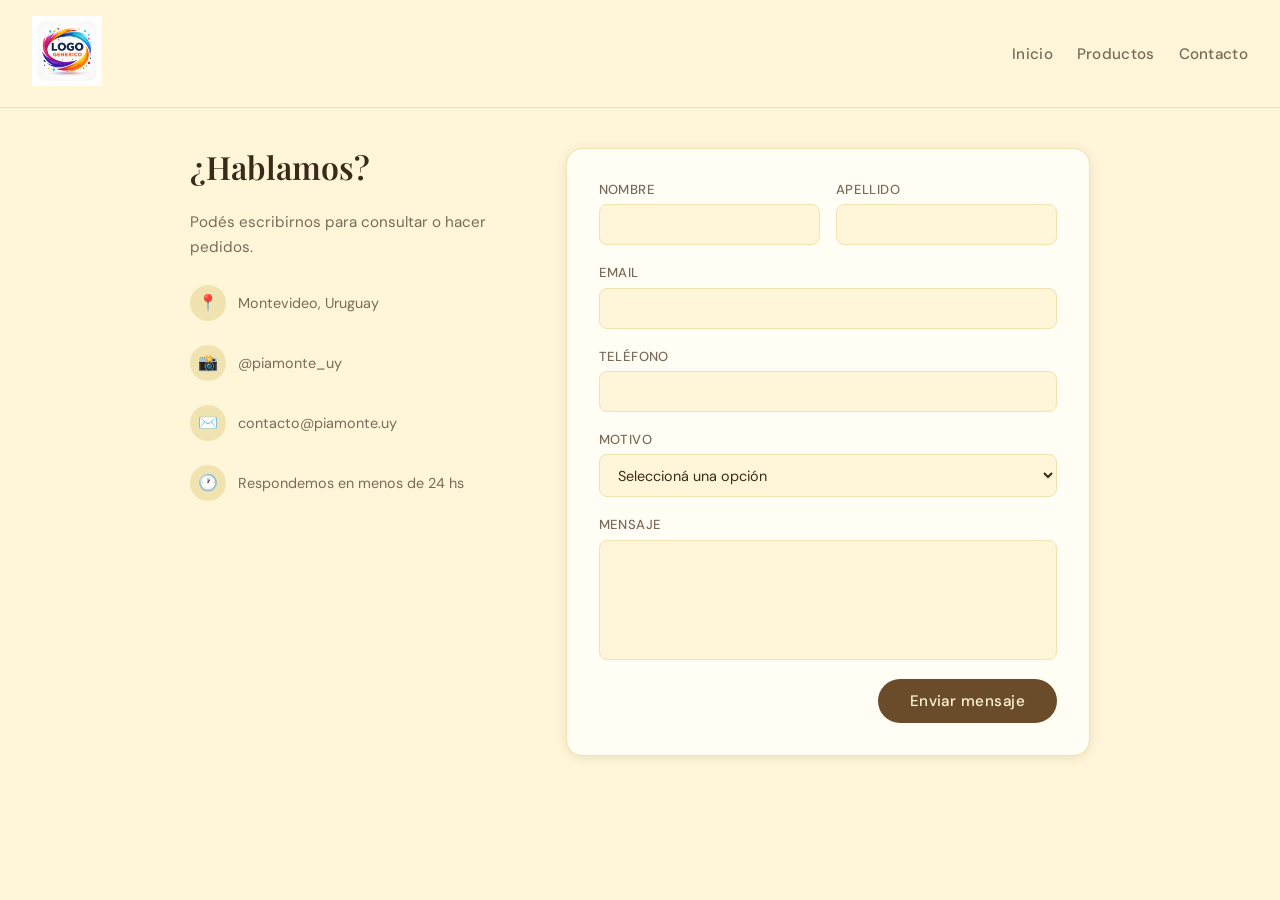
<file: int/contacto.html>
<!DOCTYPE html>
<html lang="es">
<head>
    <meta charset="UTF-8">
    <meta name="viewport" content="width=device-width, initial-scale=1.0">
    <title>Contacto</title>

    <link rel="preconnect" href="https://fonts.googleapis.com">
    <link href="https://fonts.googleapis.com/css2?family=Playfair+Display:ital,wght@0,400;0,600;1,400&family=DM+Sans:wght@300;400;500&display=swap" rel="stylesheet">
    <link rel="stylesheet" href="../style.css">

    <style>
        .contacto-wrapper {
            display: grid;
            grid-template-columns: 1fr 1.6fr;
            gap: 3rem;
            max-width: 900px;
            width: 100%;
            margin: 0 auto;
        }

        .contacto-info {
            display: flex;
            flex-direction: column;
            gap: 1.5rem;
        }

        .contacto-info h1 {
            font-family: 'Playfair Display', serif;
            font-size: 2rem;
            font-weight: 600;
            color: var(--texto);
            line-height: 1.2;
        }

        .contacto-info p {
            font-size: 0.95rem;
            color: var(--texto-suave);
            line-height: 1.65;
        }

        .contacto-dato {
            display: flex;
            align-items: center;
            gap: 0.75rem;
            font-size: 0.9rem;
            color: var(--texto-suave);
        }

        .contacto-dato .icono {
            width: 36px;
            height: 36px;
            background: var(--crema-dark);
            border-radius: 50%;
            display: flex;
            align-items: center;
            justify-content: center;
            font-size: 1rem;
        }

        .contacto-form {
            background: #fffdf4;
            border: 1px solid var(--crema-dark);
            border-radius: 16px;
            padding: 2rem;
            display: flex;
            flex-direction: column;
            gap: 1.2rem;
            box-shadow: 0 2px 12px var(--sombra);
        }

        .form-grupo {
            display: flex;
            flex-direction: column;
            gap: 0.4rem;
        }

        .form-grupo label {
            font-size: 0.82rem;
            font-weight: 500;
            color: var(--texto-suave);
            text-transform: uppercase;
        }

        .form-grupo input,
        .form-grupo select,
        .form-grupo textarea {
            padding: 0.65rem 0.9rem;
            border: 1.5px solid var(--crema-dark);
            border-radius: 8px;
            background: var(--crema);
            font-size: 0.9rem;
        }

        .form-grupo textarea {
            min-height: 120px;
        }

        .form-fila {
            display: grid;
            grid-template-columns: 1fr 1fr;
            gap: 1rem;
        }

        .form-btn {
            padding: 0.75rem 2rem;
            background: var(--marron);
            color: var(--crema);
            border: none;
            border-radius: 999px;
            cursor: pointer;
            align-self: flex-end;
        }

        @media (max-width: 700px) {
            .contacto-wrapper {
                grid-template-columns: 1fr;
            }

            .form-fila {
                grid-template-columns: 1fr;
            }

            .form-btn {
                width: 100%;
            }
        }
    </style>
</head>

<body>

<header>
    <div class="logo">
        <img src="../info/logo.png" alt="Logo">
    </div>

    <nav>
        <ul>
            <li><a href="../index.html">Inicio</a></li>
            <li><a href="productos.html">Productos</a></li>
            <li><a href="contacto.html">Contacto</a></li>
        </ul>
    </nav>
</header>

<main>
    <div class="contacto-wrapper">

        <!-- Info -->
        <div class="contacto-info">
            <h1>¿Hablamos?</h1>
            <p>Podés escribirnos para consultar o hacer pedidos.</p>

            <div class="contacto-dato"><span class="icono">📍</span>Montevideo, Uruguay</div>
            <div class="contacto-dato"><span class="icono">📸</span>@piamonte_uy</div>
            <div class="contacto-dato"><span class="icono">✉️</span>contacto@piamonte.uy</div>
            <div class="contacto-dato"><span class="icono">🕐</span>Respondemos en menos de 24 hs</div>
        </div>

        <!-- FORMULARIO -->
        <form class="contacto-form" action="https://formsubmit.co/TU_CORREO@gmail.com" method="POST">

            <input type="hidden" name="_captcha" value="false">
            <input type="hidden" name="_next" value="gracias.html">

            <div class="form-fila">
                <div class="form-grupo">
                    <label>Nombre</label>
                    <input type="text" name="nombre" required>
                </div>

                <div class="form-grupo">
                    <label>Apellido</label>
                    <input type="text" name="apellido" required>
                </div>
            </div>

            <div class="form-grupo">
                <label>Email</label>
                <input type="email" name="email" required>
            </div>

            <div class="form-grupo">
                <label>Teléfono</label>
                <input type="tel" name="telefono">
            </div>

            <div class="form-grupo">
                <label>Motivo</label>
                <select name="motivo" required>
                    <option value="">Seleccioná una opción</option>
                    <option>Consulta</option>
                    <option>Pedido</option>
                    <option>Mayorista</option>
                </select>
            </div>

            <div class="form-grupo">
                <label>Mensaje</label>
                <textarea name="mensaje" required></textarea>
            </div>

            <button type="submit" class="form-btn">Enviar mensaje</button>
        </form>

    </div>
</main>

</body>
</html>
</file>
<file: style.css>
/* ─── Variables ─────────────────────────────────── */
:root {
    --crema:      #fff5d8;
    --crema-dark: #f0e3b0;
    --marron:     #6b4c2a;
    --marron-light: #9a7248;
    --texto:      #3a2a1a;
    --texto-suave:#7a6a5a;
    --sombra:     rgba(80, 50, 20, 0.10);
    --radio:      14px;
}

/* ─── Reset ─────────────────────────────────────── */
* {
    margin: 0;
    padding: 0;
    box-sizing: border-box;
}

body {
    background-color: var(--crema);
    font-family: 'DM Sans', sans-serif;
    color: var(--texto);
    min-height: 100vh;
}

/* ─── Header ─────────────────────────────────────── */
header {
    background-color: var(--crema);
    padding: 1rem 2rem;
    display: flex;
    align-items: center;
    justify-content: space-between;
    border-bottom: 1px solid var(--crema-dark);
    position: sticky;
    top: 0;
    z-index: 100;
}

.logo img {
    height: 70px;
}

.buscardor input[type="text"] {
    padding: 0.5rem 1rem;
    border: 1.5px solid var(--crema-dark);
    border-radius: 999px;
    background: white;
    font-family: inherit;
    font-size: 0.9rem;
    color: var(--texto);
    outline: none;
    transition: border-color 0.2s;
    width: 220px;
}

.buscardor input[type="text"]:focus {
    border-color: var(--marron-light);
}

nav ul {
    display: flex;
    list-style: none;
    gap: 1.5rem;
}

nav ul li a {
    text-decoration: none;
    color: var(--texto-suave);
    font-size: 0.95rem;
    font-weight: 500;
    letter-spacing: 0.02em;
    transition: color 0.2s;
}

nav ul li a:hover {
    color: var(--marron);
}

/* ─── Main / Grid ────────────────────────────────── */
main {
    padding: 2.5rem 2rem;
    max-width: 1200px;
    margin: 0 auto;
    display: flex;
    flex-direction: column;
    align-items: center;
}

.productos-grid {
    display: grid;
    grid-template-columns: repeat(auto-fit, minmax(280px, 1fr));
    gap: 2rem;
    place-items: center;
    max-width: 1000px;
    margin: 0 auto;
    width: 100%;
}

/* ─── Card ───────────────────────────────────────── */
.card {
    background: #fffdf4;
    border-radius: var(--radio);
    box-shadow: 0 2px 12px var(--sombra);
    overflow: hidden;
    display: flex;
    flex-direction: column;
    transition: transform 0.25s ease, box-shadow 0.25s ease;
    border: 1px solid var(--crema-dark);
    width: 100%;
}

.card:hover {
    transform: translateY(-4px);
    box-shadow: 0 8px 28px rgba(80, 50, 20, 0.15);
}

main .sobrenosotros {
    text-align: center;
    max-width: 800px;
    margin: 0 auto 2rem;
    color: var(--texto-suave);
}

/* ─── Carrusel ───────────────────────────────────── */
.card-imagenes {
    position: relative;
    width: 100%;
    aspect-ratio: 1 / 1;
    overflow: hidden;
    background: var(--crema-dark);
}

.carrusel {
    width: 100%;
    height: 100%;
    position: relative;
}

.carrusel img {
    position: absolute;
    inset: 0;
    width: 100%;
    height: 100%;
    object-fit: cover;
    opacity: 0;
    transition: opacity 0.4s ease;
}

.carrusel img.activa {
    opacity: 1;
}

/* Botones prev/next */
.carrusel-btn {
    position: absolute;
    top: 50%;
    transform: translateY(-50%);
    background: rgba(255, 245, 216, 0.85);
    border: none;
    border-radius: 50%;
    width: 32px;
    height: 32px;
    font-size: 1.2rem;
    color: var(--marron);
    cursor: pointer;
    z-index: 10;
    display: flex;
    align-items: center;
    justify-content: center;
    line-height: 1;
    transition: background 0.2s;
}

.carrusel-btn:hover {
    background: rgba(255, 245, 216, 1);
}

.carrusel-btn.prev { left: 8px; }
.carrusel-btn.next { right: 8px; }

/* Dots */
.carrusel-dots {
    position: absolute;
    bottom: 8px;
    left: 50%;
    transform: translateX(-50%);
    display: flex;
    gap: 5px;
    z-index: 10;
}

.dot {
    width: 7px;
    height: 7px;
    border-radius: 50%;
    background: rgba(107, 76, 42, 0.3);
    cursor: pointer;
    transition: background 0.2s;
}

.dot.activo {
    background: var(--marron);
}

/* ─── Info ───────────────────────────────────────── */
.card-info {
    padding: 1.1rem 1.2rem 1.3rem;
    display: flex;
    flex-direction: column;
    gap: 0.5rem;
    flex: 1;
}

.card-nombre {
    font-family: 'Playfair Display', serif;
    font-size: 1.15rem;
    font-weight: 600;
    color: var(--texto);
    line-height: 1.3;
}

.card-descripcion {
    font-size: 0.875rem;
    color: var(--texto-suave);
    line-height: 1.55;
    flex: 1;
}

/* ─── Footer de la card ──────────────────────────── */
.card-footer {
    display: flex;
    align-items: center;
    justify-content: space-between;
    margin-top: 0.8rem;
    gap: 0.5rem;
}

.card-precio {
    font-family: 'Playfair Display', serif;
    font-size: 1.2rem;
    font-weight: 600;
    color: var(--marron);
}

.card-btn {
    display: inline-block;
    padding: 0.45rem 1.1rem;
    border-radius: 999px;
    background: var(--marron);
    color: var(--crema);
    text-decoration: none;
    font-size: 0.85rem;
    font-weight: 500;
    letter-spacing: 0.03em;
    transition: background 0.2s, transform 0.15s;
    margin-left: auto;
}

.card-btn:hover {
    background: var(--marron-light);
    transform: scale(1.03);
}

/* ─── Footer ─────────────────────────────────────── */
footer {
    padding: 2rem;
    text-align: center;
    color: var(--texto-suave);
    font-size: 0.85rem;
    border-top: 1px solid var(--crema-dark);
    margin-top: 2rem;
}

footer a {
    color: var(--marron);
    text-decoration: none;
    font-weight: 500;
    transition: color 0.2s;
}

/* ─── Página Productos ───────────────────────────── */
.productos-header {
    margin-bottom: 2rem;
}

.pagina-titulo {
    font-family: 'Playfair Display', serif;
    font-size: 2rem;
    font-weight: 600;
    color: var(--texto);
}

.sin-resultados {
    color: var(--texto-suave);
    font-size: 0.95rem;
    grid-column: 1 / -1;
    padding: 2rem 0;
}

/**/

.contacto-wrapper {
display: grid;
            grid-template-columns: 1fr 1.6fr;
            gap: 3rem;
            max-width: 900px;
            width: 100%;
            margin: 0 auto;
}

.contacto-info {
            display: flex;
            flex-direction: column;
            gap: 1.5rem;
}

.contacto-info h1 {
            font-family: 'Playfair Display', serif;
            font-size: 2rem;
            font-weight: 600;
            color: var(--texto);
            line-height: 1.2;
}

.contacto-info p {
            font-size: 0.95rem;
            color: var(--texto-suave);
            line-height: 1.65;
}

.contacto-dato {
            display: flex;
            align-items: center;
            gap: 0.75rem;
            font-size: 0.9rem;
            color: var(--texto-suave);
}

.contacto-dato .icono {
            width: 36px;
            height: 36px;
            background: var(--crema-dark);
            border-radius: 50%;
            display: flex;
            align-items: center;
            justify-content: center;
            font-size: 1rem;
            flex-shrink: 0;
        }

        /* ─── Formulario ─── */
        .contacto-form {
            background: #fffdf4;
            border: 1px solid var(--crema-dark);
            border-radius: 16px;
            padding: 2rem;
            display: flex;
            flex-direction: column;
            gap: 1.2rem;
            box-shadow: 0 2px 12px var(--sombra);
        }

        .form-grupo {
            display: flex;
            flex-direction: column;
            gap: 0.4rem;
        }

        .form-grupo label {
            font-size: 0.82rem;
            font-weight: 500;
            color: var(--texto-suave);
            letter-spacing: 0.03em;
            text-transform: uppercase;
        }

        .form-grupo input,
        .form-grupo select,
        .form-grupo textarea {
            padding: 0.65rem 0.9rem;
            border: 1.5px solid var(--crema-dark);
            border-radius: 8px;
            background: var(--crema);
            font-family: inherit;
            font-size: 0.9rem;
            color: var(--texto);
            outline: none;
            transition: border-color 0.2s, box-shadow 0.2s;
            resize: none;
        }

        .form-grupo input:focus,
        .form-grupo select:focus,
        .form-grupo textarea:focus {
            border-color: var(--marron-light);
            box-shadow: 0 0 0 3px rgba(107, 76, 42, 0.08);
        }

        .form-grupo textarea {
            min-height: 120px;
        }

        .form-fila {
            display: grid;
            grid-template-columns: 1fr 1fr;
            gap: 1rem;
        }

        .form-btn {
            padding: 0.75rem 2rem;
            background: var(--marron);
            color: var(--crema);
            border: none;
            border-radius: 999px;
            font-family: inherit;
            font-size: 0.95rem;
            font-weight: 500;
            cursor: pointer;
            letter-spacing: 0.03em;
            transition: background 0.2s, transform 0.15s;
            align-self: flex-end;
        }

        .form-btn:hover {
            background: var(--marron-light);
            transform: scale(1.03);
}





        /* ─── Responsive ─── */
        @media (max-width: 700px) {
            .contacto-wrapper {
                grid-template-columns: 1fr;
            }

            .form-fila {
                grid-template-columns: 1fr;
            }

            .form-btn {
                width: 100%;
            }
        }
</file>
